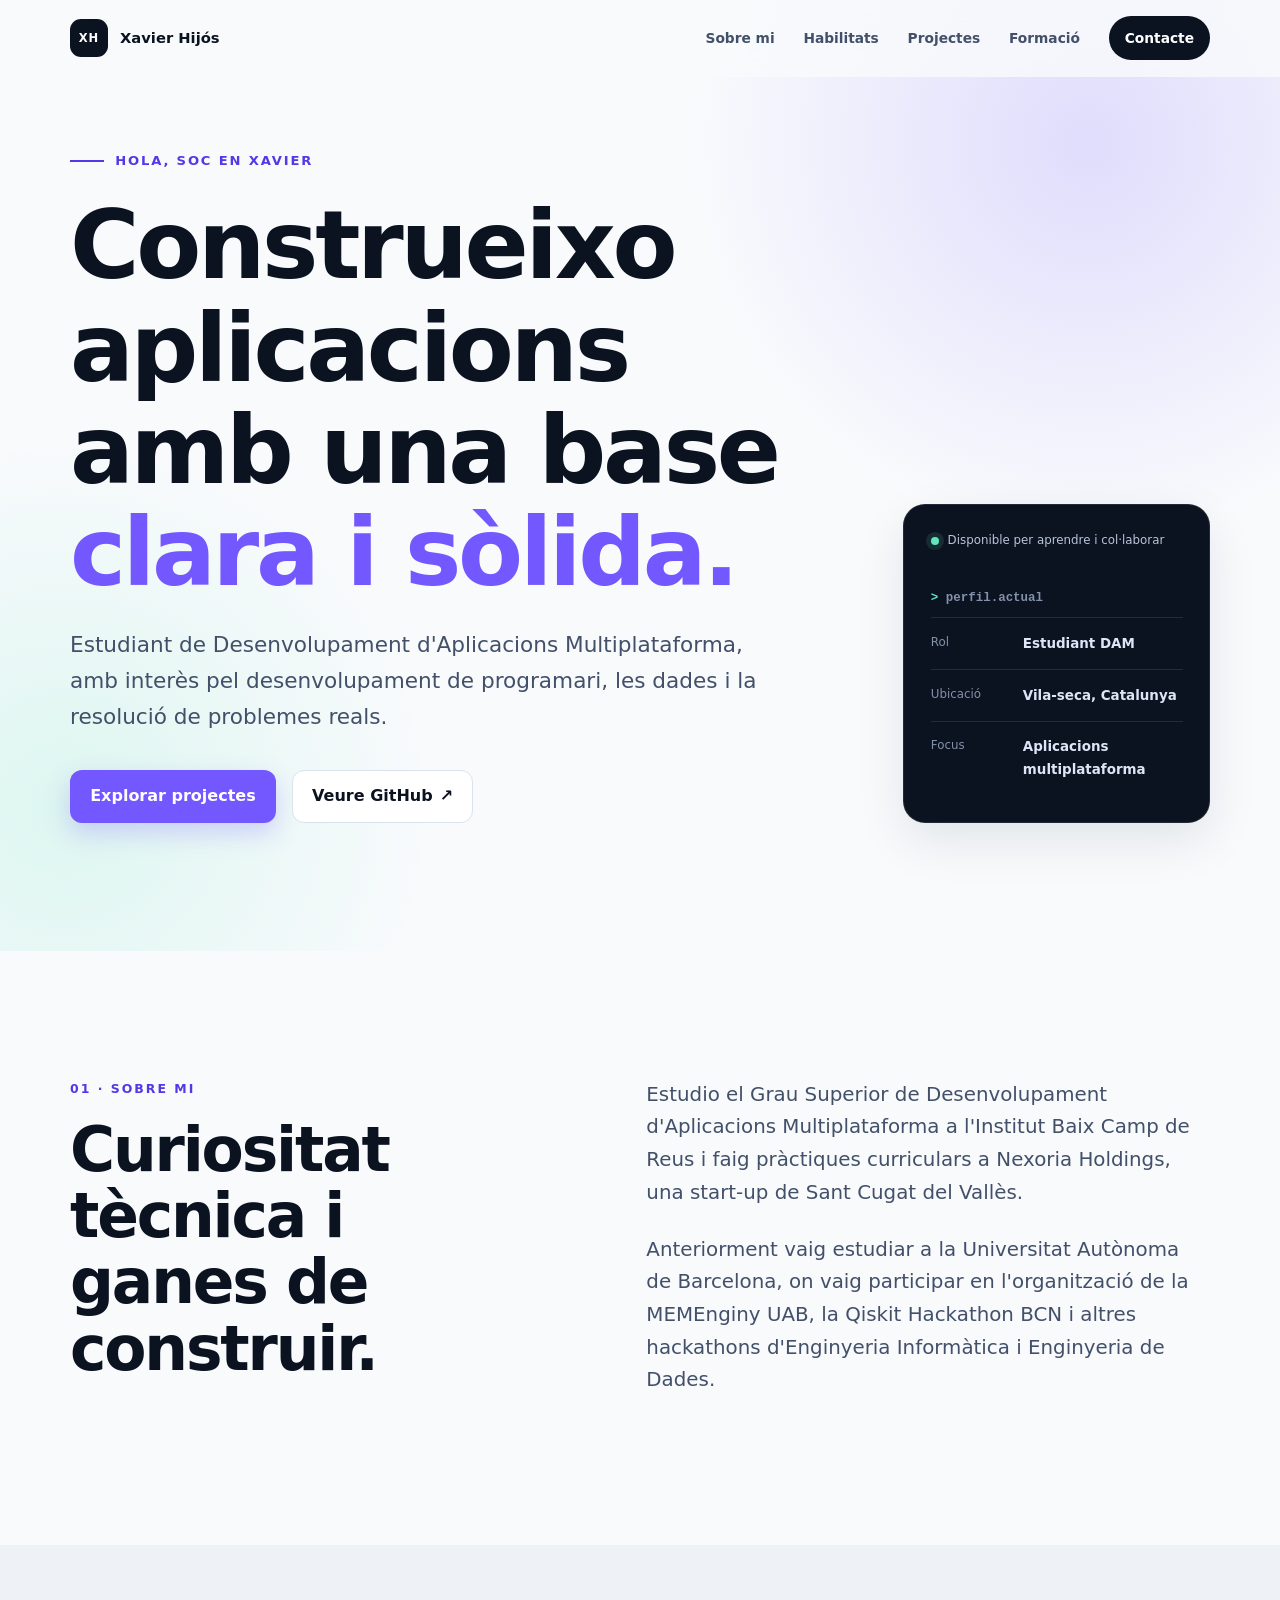
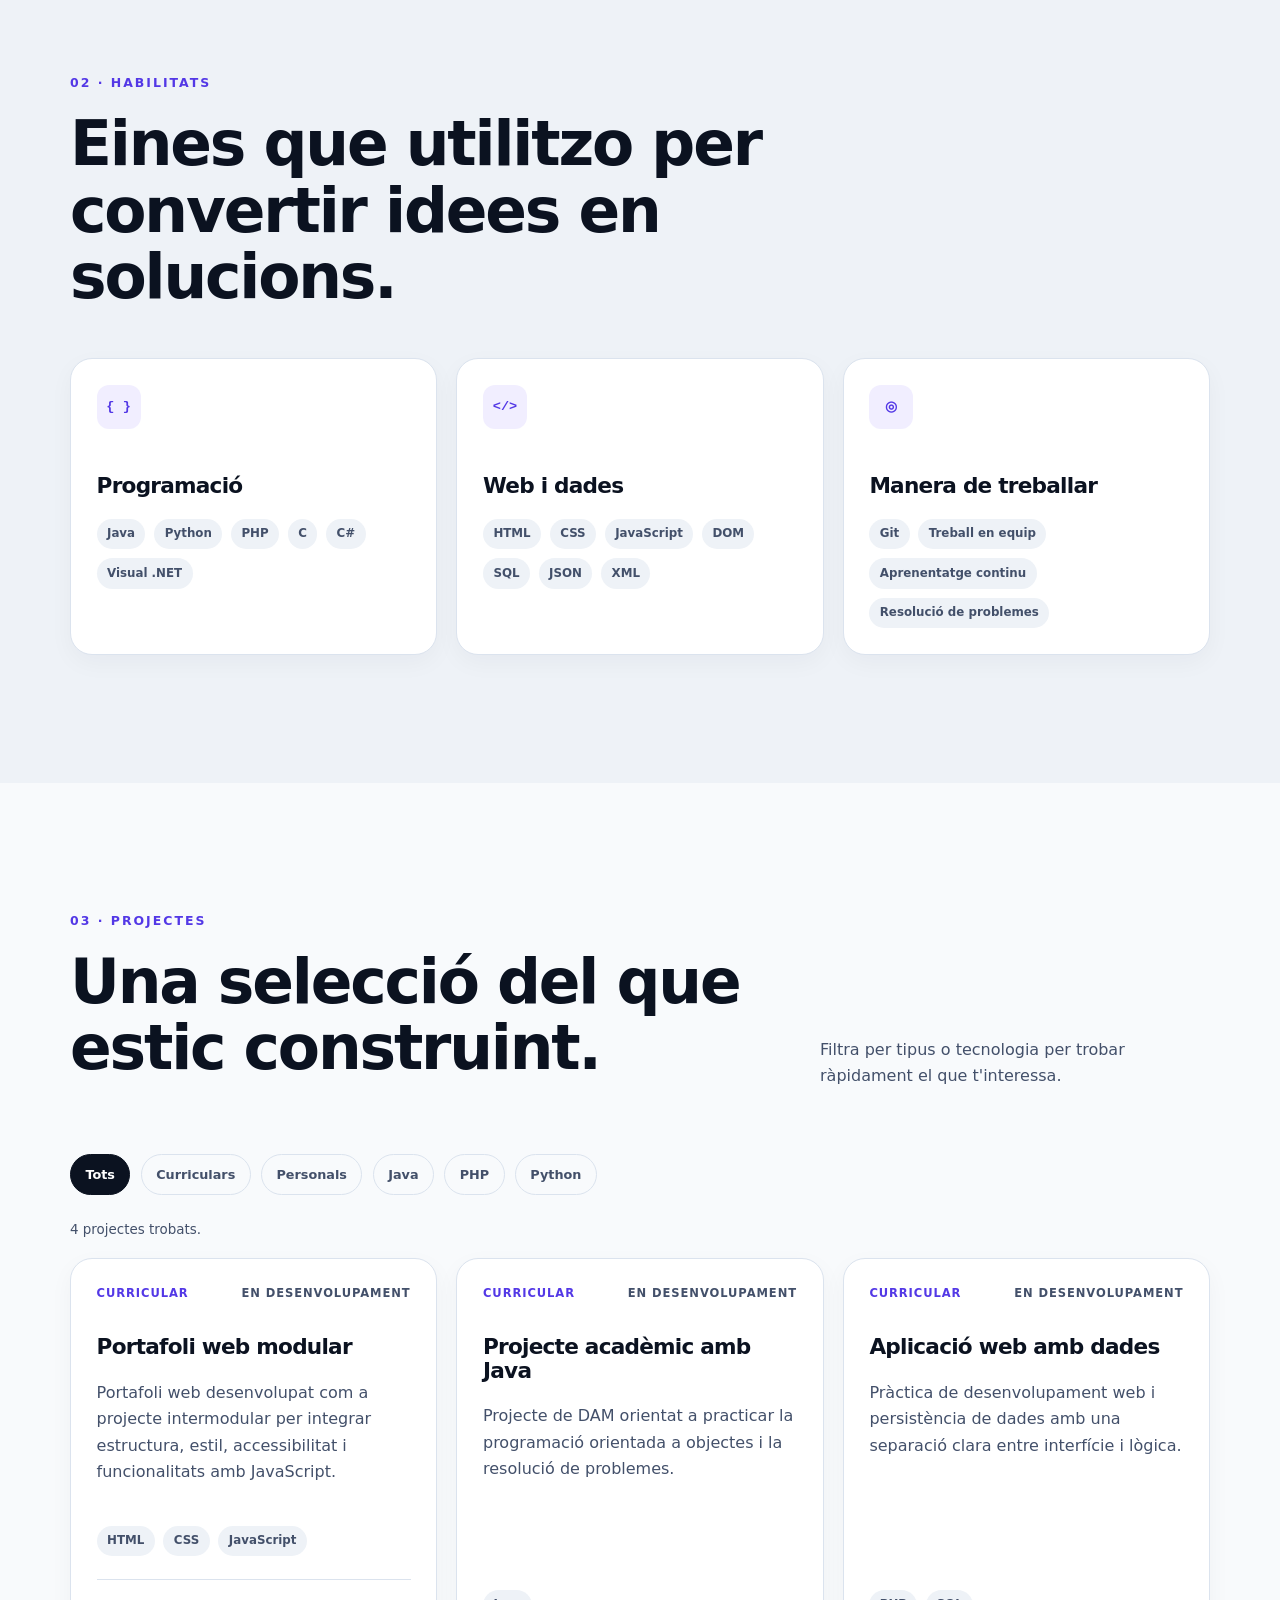
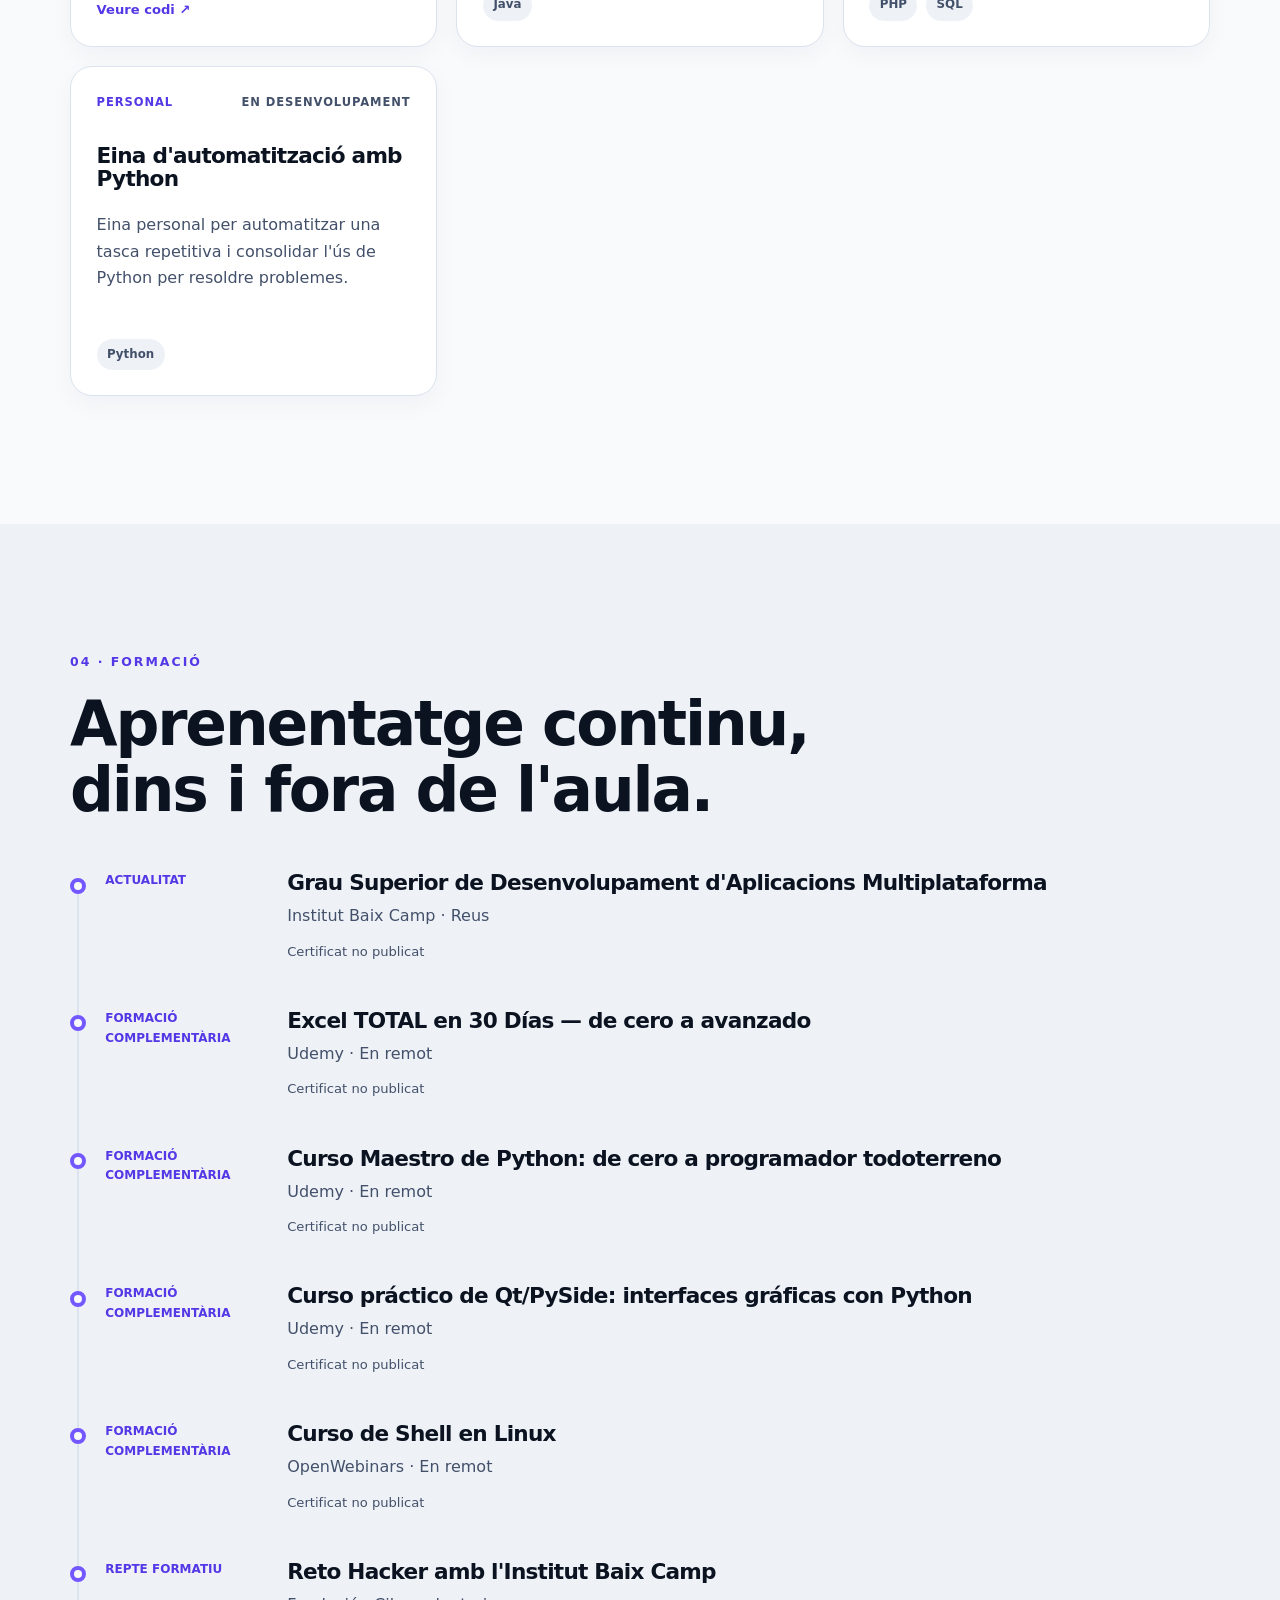
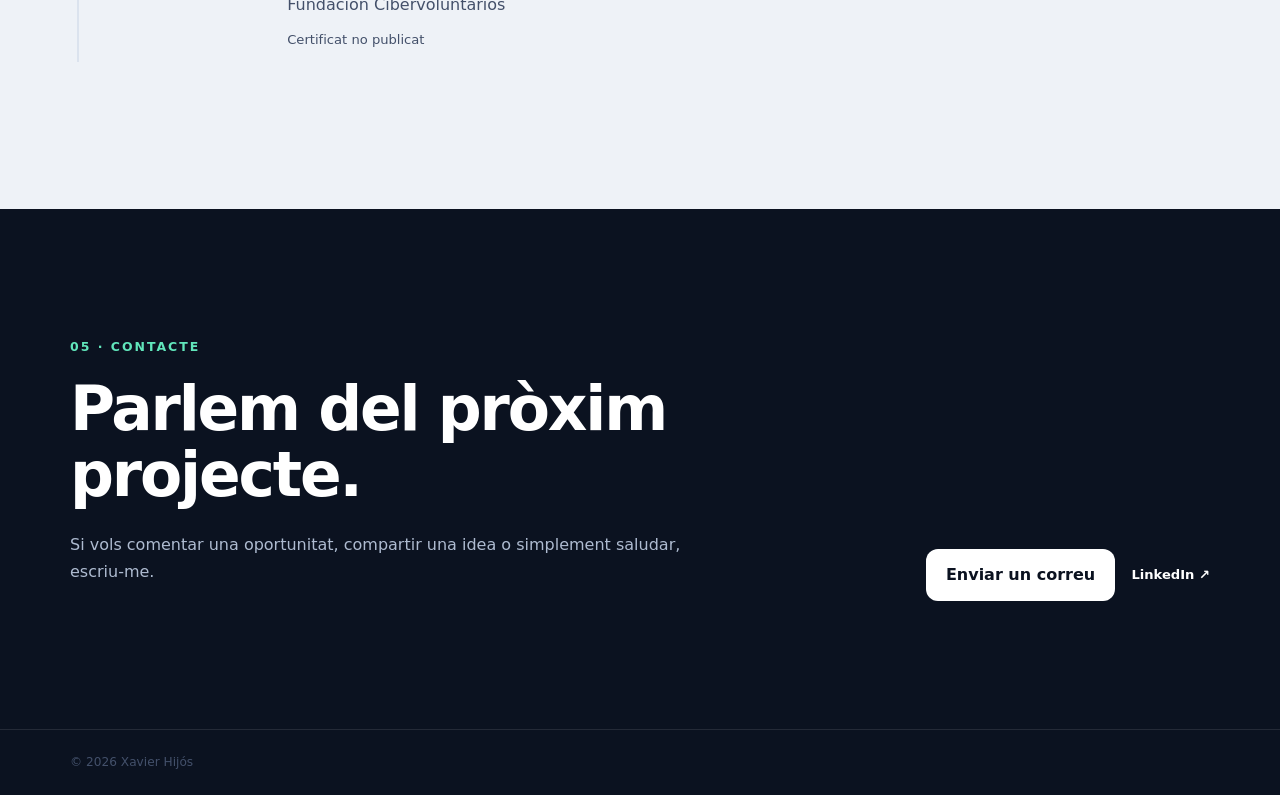
<file: index.html>
<!doctype html>
<html lang="ca">
<head>
  <meta charset="utf-8">
  <meta name="viewport" content="width=device-width, initial-scale=1">
  <meta name="description" content="Portafoli de Xavier Hijós, estudiant de Desenvolupament d'Aplicacions Multiplataforma.">
  <meta name="theme-color" content="#0b1220">
  <title>Xavier Hijós · Desenvolupador d'aplicacions</title>
  <link rel="stylesheet" href="assets/css/base.css">
  <link rel="stylesheet" href="assets/css/components.css">
  <link rel="stylesheet" href="assets/css/responsive.css">
  <script type="module" src="assets/js/main.js?v=51508fb"></script>
</head>
<body>
  <a class="skip-link" href="#contingut">Anar al contingut principal</a>

  <header class="site-header" data-header>
    <div class="container header-inner">
      <a class="brand" href="#inici" aria-label="Inici">
        <span class="brand-mark" aria-hidden="true">XH</span>
        <span>Xavier Hijós</span>
      </a>

      <button class="menu-toggle" type="button" aria-expanded="false" aria-controls="main-navigation" data-menu-toggle>
        <span class="sr-only" data-menu-label>Obrir el menú</span>
        <span aria-hidden="true"></span>
        <span aria-hidden="true"></span>
      </button>

      <nav id="main-navigation" class="main-navigation" aria-label="Navegació principal" data-navigation>
        <a href="#sobre-mi">Sobre mi</a>
        <a href="#habilitats">Habilitats</a>
        <a href="#projectes">Projectes</a>
        <a href="#formacio">Formació</a>
        <a class="nav-cta" href="#contacte">Contacte</a>
      </nav>
    </div>
  </header>

  <main id="contingut">
    <section id="inici" class="hero section">
      <div class="container hero-grid">
        <div class="hero-copy">
          <p class="eyebrow">Hola, soc en Xavier</p>
          <h1>Construeixo aplicacions amb una base <span>clara i sòlida.</span></h1>
          <p class="hero-intro">Estudiant de Desenvolupament d'Aplicacions Multiplataforma, amb interès pel desenvolupament de programari, les dades i la resolució de problemes reals.</p>
          <div class="hero-actions">
            <a class="button button-primary" href="#projectes">Explorar projectes</a>
            <a class="button button-secondary" href="https://github.com/XavierHR1" target="_blank" rel="noreferrer">Veure GitHub <span aria-hidden="true">↗</span></a>
          </div>
        </div>

        <aside class="hero-card" aria-label="Perfil professional">
          <div class="status"><span aria-hidden="true"></span> Disponible per aprendre i col·laborar</div>
          <p class="terminal-line"><span>&gt;</span> perfil.actual</p>
          <dl>
            <div><dt>Rol</dt><dd>Estudiant DAM</dd></div>
            <div><dt>Ubicació</dt><dd>Vila-seca, Catalunya</dd></div>
            <div><dt>Focus</dt><dd>Aplicacions multiplataforma</dd></div>
          </dl>
        </aside>
      </div>
    </section>

    <section id="sobre-mi" class="section">
      <div class="container split-layout">
        <div>
          <p class="section-number">01 · Sobre mi</p>
          <h2>Curiositat tècnica i ganes de construir.</h2>
        </div>
        <div class="prose">
          <p>Estudio el Grau Superior de Desenvolupament d'Aplicacions Multiplataforma a l'Institut Baix Camp de Reus i faig pràctiques curriculars a Nexoria Holdings, una start-up de Sant Cugat del Vallès.</p>
          <p>Anteriorment vaig estudiar a la Universitat Autònoma de Barcelona, on vaig participar en l'organització de la MEMEnginy UAB, la Qiskit Hackathon BCN i altres hackathons d'Enginyeria Informàtica i Enginyeria de Dades.</p>
        </div>
      </div>
    </section>

    <section id="habilitats" class="section section-muted">
      <div class="container">
        <div class="section-heading">
          <p class="section-number">02 · Habilitats</p>
          <h2>Eines que utilitzo per convertir idees en solucions.</h2>
        </div>
        <div class="skills-grid">
          <article class="skill-card">
            <span class="skill-icon" aria-hidden="true">{ }</span>
            <h3>Programació</h3>
            <ul class="tag-list" aria-label="Llenguatges de programació">
              <li>Java</li><li>Python</li><li>PHP</li><li>C</li><li>C#</li><li>Visual .NET</li>
            </ul>
          </article>
          <article class="skill-card">
            <span class="skill-icon" aria-hidden="true">&lt;/&gt;</span>
            <h3>Web i dades</h3>
            <ul class="tag-list" aria-label="Tecnologies web i dades">
              <li>HTML</li><li>CSS</li><li>JavaScript</li><li>DOM</li><li>SQL</li><li>JSON</li><li>XML</li>
            </ul>
          </article>
          <article class="skill-card">
            <span class="skill-icon" aria-hidden="true">◎</span>
            <h3>Manera de treballar</h3>
            <ul class="tag-list" aria-label="Competències transversals">
              <li>Git</li><li>Treball en equip</li><li>Aprenentatge continu</li><li>Resolució de problemes</li>
            </ul>
          </article>
        </div>
      </div>
    </section>

    <section id="projectes" class="section">
      <div class="container">
        <div class="section-heading heading-with-copy">
          <div>
            <p class="section-number">03 · Projectes</p>
            <h2>Una selecció del que estic construint.</h2>
          </div>
          <p>Filtra per tipus o tecnologia per trobar ràpidament el que t'interessa.</p>
        </div>
        <div class="filters" role="group" aria-label="Filtrar projectes" data-project-filters></div>
        <p class="filter-status" data-project-status aria-live="polite"></p>
        <div id="project-list" class="projects-grid" data-project-list aria-live="polite"></div>
        <noscript><p class="empty-state">Activa JavaScript per veure els projectes.</p></noscript>
      </div>
    </section>

    <section id="formacio" class="section section-muted">
      <div class="container">
        <div class="section-heading">
          <p class="section-number">04 · Formació</p>
          <h2>Aprenentatge continu, dins i fora de l'aula.</h2>
        </div>
        <div class="timeline" data-education-list></div>
      </div>
    </section>

    <section id="contacte" class="section contact-section">
      <div class="container contact-card">
        <div>
          <p class="section-number">05 · Contacte</p>
          <h2>Parlem del pròxim projecte.</h2>
          <p>Si vols comentar una oportunitat, compartir una idea o simplement saludar, escriu-me.</p>
        </div>
        <div class="contact-actions">
          <a class="button button-light" href="mailto:xhrullo09@gmail.com">Enviar un correu</a>
          <a class="text-link light-link" href="https://www.linkedin.com/in/xhijos/" target="_blank" rel="noreferrer">LinkedIn <span aria-hidden="true">↗</span></a>
        </div>
      </div>
    </section>
  </main>

  <footer class="site-footer">
    <div class="container footer-inner">
      <p>© <span data-current-year></span> Xavier Hijós</p>
    </div>
  </footer>
</body>
</html>
</file>
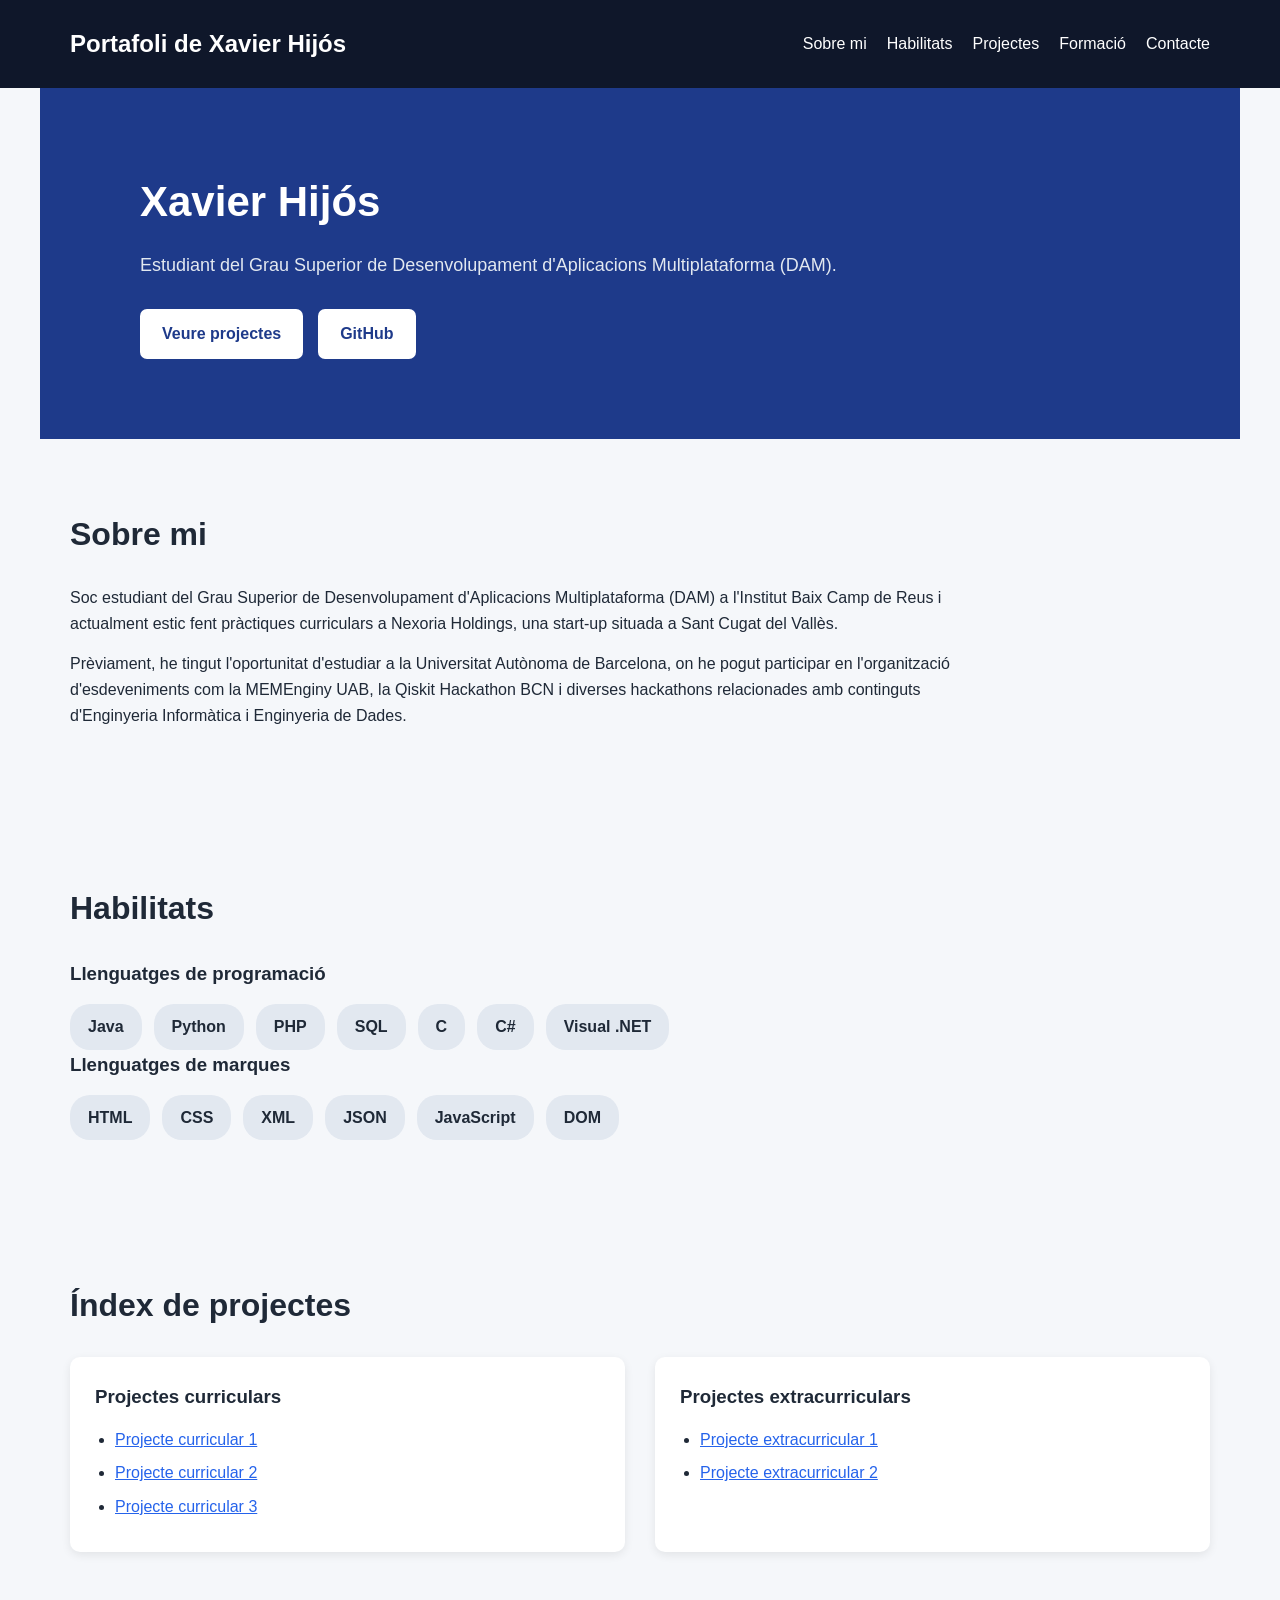
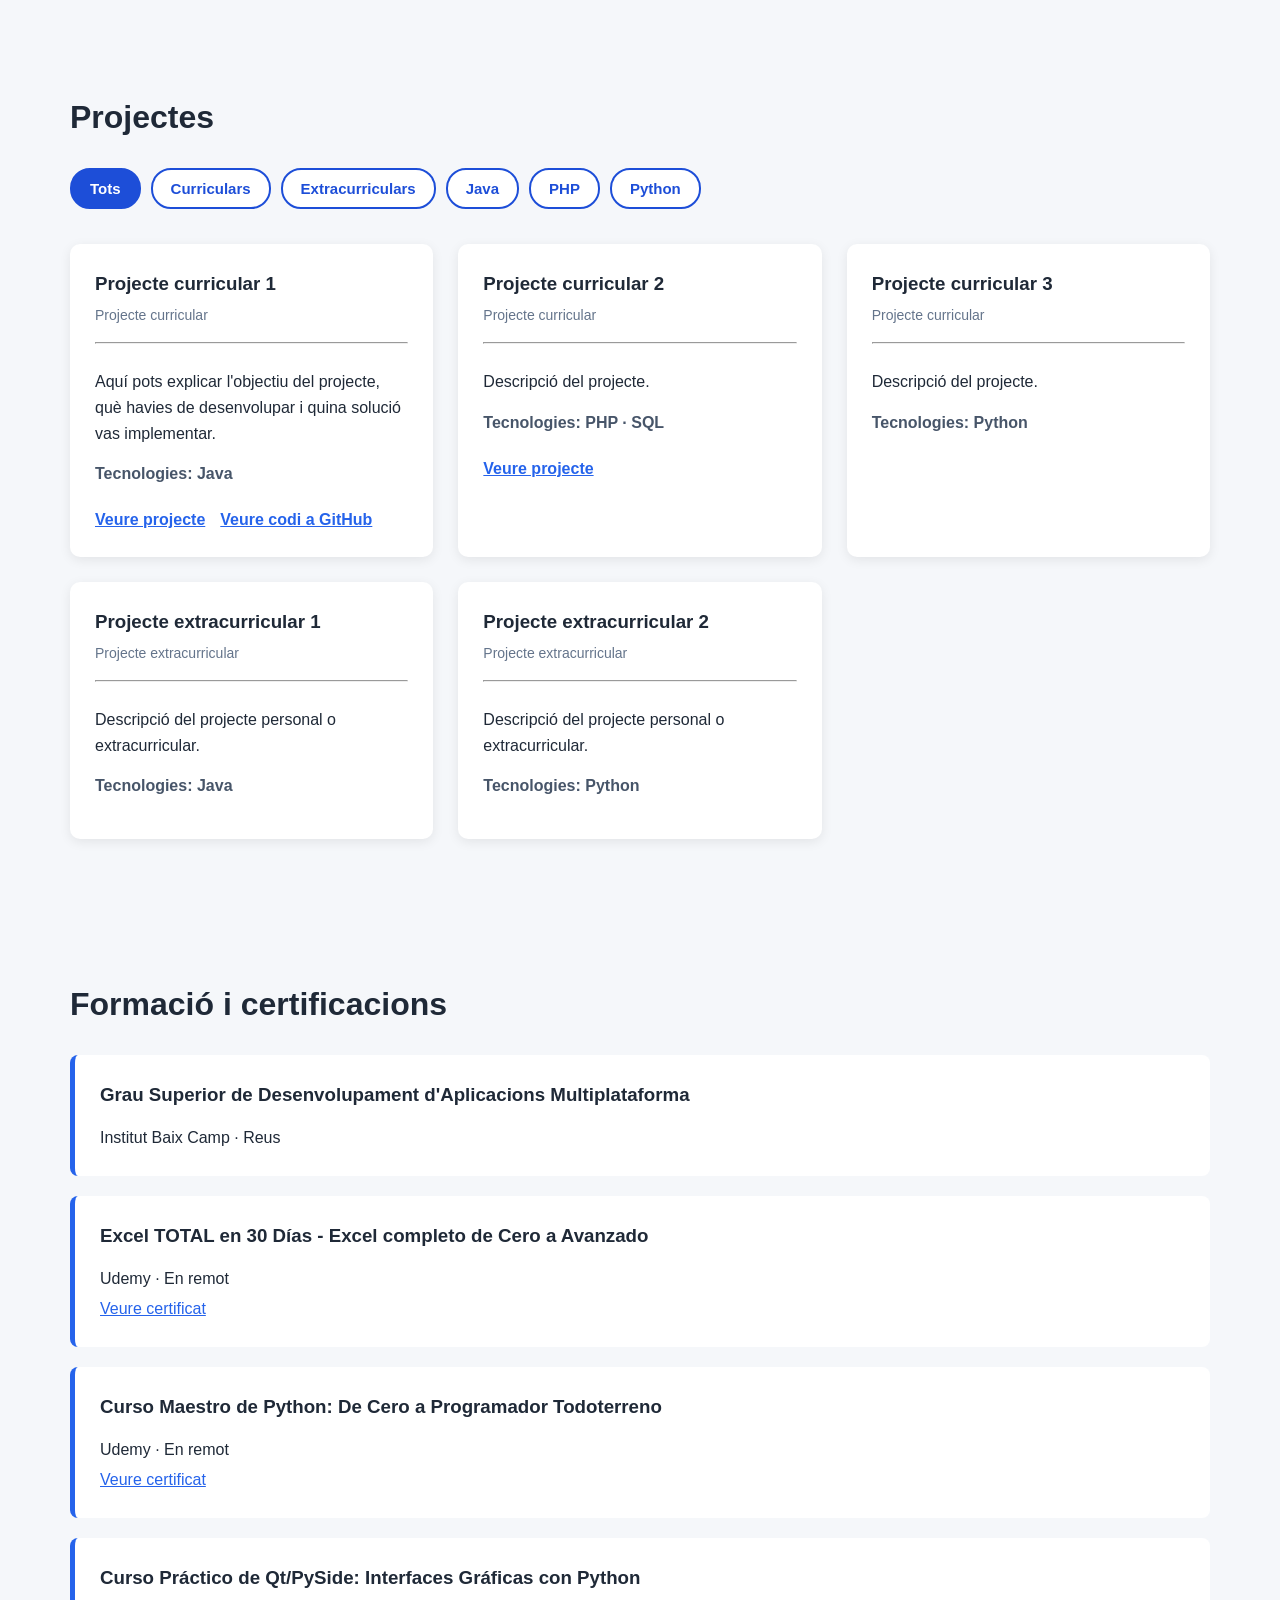
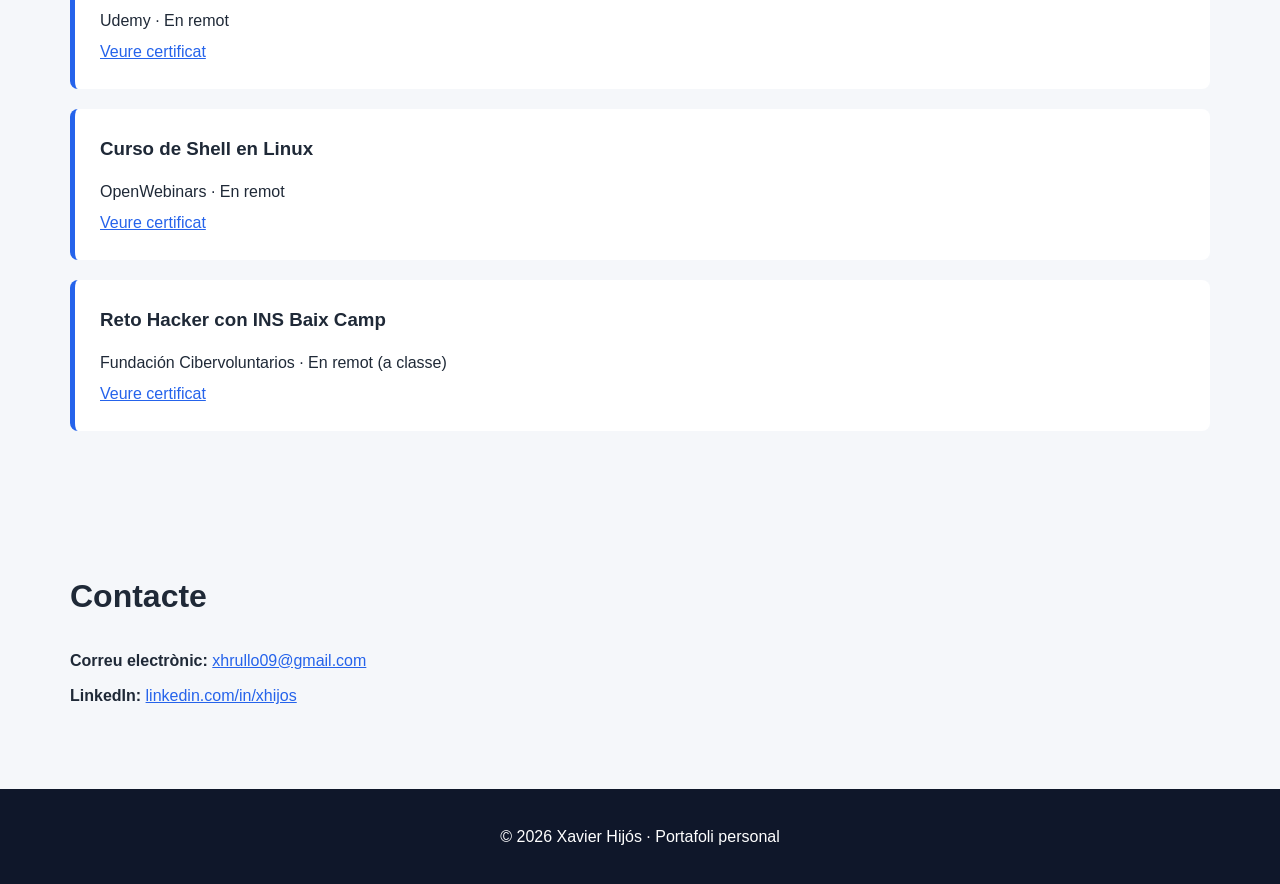
<file: archive/index-before-modular-rebuild.html>
<!DOCTYPE html>
<html lang="ca">
<head>
    <meta charset="UTF-8">
    <meta name="viewport" content="width=device-width, initial-scale=1.0">
    <meta name="description" content="Portafoli personal de Xavier Hijós, estudiant de Desenvolupament d'Aplicacions Multiplataforma.">
    <title>Portafoli de Xavier Hijós</title>

    <style>

        /* =========================
           CONFIGURACIÓ GENERAL
        ========================== */

        * {
            box-sizing: border-box;
            margin: 0;
            padding: 0;
        }

        html {
            scroll-behavior: smooth;
        }

        body {
            font-family: Arial, Helvetica, sans-serif;
            background-color: #f5f7fa;
            color: #1f2937;
            line-height: 1.6;
        }

        a {
            color: #2563eb;
        }

        a:focus,
        button:focus {
            outline: 3px solid #f59e0b;
            outline-offset: 3px;
        }


        /* =========================
           ACCESSIBILITAT
        ========================== */

        .skip-link {
            position: absolute;
            top: -100px;
            left: 20px;

            background-color: white;
            color: black;

            padding: 10px 15px;

            z-index: 1000;
        }

        .skip-link:focus {
            top: 20px;
        }


        /* =========================
           CAPÇALERA
        ========================== */

        header {
            background-color: #0f172a;
            color: white;
        }

        .capcalera {
            max-width: 1200px;

            margin: auto;

            padding: 25px 30px;

            display: flex;
            justify-content: space-between;
            align-items: center;

            gap: 30px;

            flex-wrap: wrap;
        }

        .capcalera h1 {
            font-size: 24px;
        }

        .menu ul {
            display: flex;
            gap: 20px;

            list-style: none;

            flex-wrap: wrap;
        }

        .menu a {
            color: white;
            text-decoration: none;
        }

        .menu a:hover {
            text-decoration: underline;
        }


        /* =========================
           PRESENTACIÓ
        ========================== */

        .presentacio {
            background-color: #1e3a8a;
            color: white;

            padding: 80px 30px;
        }

        .presentacio-contingut {
            max-width: 1000px;
            margin: auto;
        }

        .presentacio h2 {
            font-size: 42px;
            margin-bottom: 15px;
        }

        .presentacio p {
            max-width: 900px;

            font-size: 18px;

            margin-bottom: 15px;

            color: #e2e8f0;
        }

        .botons-presentacio {
            margin-top: 30px;

            display: flex;
            gap: 15px;

            flex-wrap: wrap;
        }

        .boto {
            display: inline-block;

            padding: 12px 22px;

            border-radius: 7px;

            text-decoration: none;
            font-weight: bold;

            background-color: white;
            color: #1e3a8a;
        }

        .boto:hover {
            background-color: #e2e8f0;
        }


        /* =========================
           SECCIONS
        ========================== */

        main section {
            max-width: 1200px;

            margin: auto;

            padding: 70px 30px;
        }

        section h2 {
            font-size: 32px;

            margin-bottom: 25px;
        }

        section h3 {
            margin-bottom: 15px;
        }


        /* =========================
           SOBRE MI
        ========================== */

        .sobre-mi p {
            max-width: 900px;
            margin-bottom: 15px;
        }


        /* =========================
           HABILITATS
        ========================== */

        .llista-habilitats {
            display: flex;
            flex-wrap: wrap;

            gap: 12px;

            list-style: none;
        }

        .llista-habilitats li {
            background-color: #e2e8f0;

            padding: 10px 18px;

            border-radius: 20px;

            font-weight: bold;
        }


        /* =========================
           CONTACTE
        ========================== */

        .contacte ul {
            list-style: none;
        }

        .contacte li {
            margin-bottom: 10px;
        }


        /* =========================
           ÍNDEX DE PROJECTES
        ========================== */

        .index-projectes {
            display: grid;

            grid-template-columns:
                repeat(auto-fit, minmax(280px, 1fr));

            gap: 30px;
        }

        .index-projectes article {
            background-color: white;

            padding: 25px;

            border-radius: 10px;

            box-shadow:
                0 3px 10px rgba(0, 0, 0, 0.08);
        }

        .index-projectes ul {
            margin-left: 20px;
        }

        .index-projectes li {
            margin-bottom: 8px;
        }


        /* =========================
           FILTRES
        ========================== */

        .filtres {
            display: flex;

            gap: 10px;

            flex-wrap: wrap;

            margin-bottom: 35px;
        }

        .filtre {
            border: 2px solid #1d4ed8;

            background-color: white;
            color: #1d4ed8;

            padding: 10px 18px;

            border-radius: 20px;

            cursor: pointer;

            font-size: 15px;
            font-weight: bold;
        }

        .filtre:hover,
        .filtre.actiu {
            background-color: #1d4ed8;
            color: white;
        }


        /* =========================
           PROJECTES
        ========================== */

        .llista-projectes {
            display: grid;

            grid-template-columns:
                repeat(auto-fit, minmax(300px, 1fr));

            gap: 25px;
        }

        .projecte {
            background-color: white;

            padding: 25px;

            border-radius: 10px;

            box-shadow:
                0 3px 12px rgba(0, 0, 0, 0.08);
        }

        .projecte h3 {
            margin-bottom: 5px;
        }

        .tipus-projecte {
            color: #64748b;

            font-size: 14px;

            margin-bottom: 15px;
        }

        .projecte p {
            margin-bottom: 15px;
        }

        .tecnologies {
            font-weight: bold;
            color: #475569;
        }

        .enllacos-projecte {
            margin-top: 20px;

            display: flex;

            gap: 15px;

            flex-wrap: wrap;
        }

        .enllacos-projecte a {
            font-weight: bold;
        }


        /* =========================
           FORMACIÓ
        ========================== */

        .llista-formacio {
            display: grid;
            gap: 20px;
        }

        .formacio {
            background-color: white;

            padding: 25px;

            border-left: 5px solid #2563eb;

            border-radius: 8px;
        }

        .formacio p {
            margin-top: 5px;
        }


        /* =========================
           FOOTER
        ========================== */

        footer {
            background-color: #0f172a;
            color: white;

            text-align: center;

            padding: 35px 20px;
        }


        /* =========================
           RESPONSIVE
        ========================== */

        @media (max-width: 650px) {

            .capcalera {
                flex-direction: column;
                align-items: flex-start;
            }

            .menu ul {
                flex-direction: column;
                gap: 8px;
            }

            .presentacio h2 {
                font-size: 32px;
            }

        }

    </style>
</head>


<body>


    <!-- Enllaç d'accessibilitat -->

    <a href="#contingut" class="skip-link">
        Anar al contingut principal
    </a>



    <!-- =========================
         CAPÇALERA
    ========================== -->

    <header>

        <div class="capcalera">

            <h1>Portafoli de Xavier Hijós</h1>

            <nav
                class="menu"
                aria-label="Navegació principal"
            >

                <ul>

                    <li>
                        <a href="#sobre-mi">
                            Sobre mi
                        </a>
                    </li>

                    <li>
                        <a href="#habilitats">
                            Habilitats
                        </a>
                    </li>

                    <li>
                        <a href="#projectes">
                            Projectes
                        </a>
                    </li>

                    <li>
                        <a href="#formacio">
                            Formació
                        </a>
                    </li>

                    <li>
                        <a href="#contacte">
                            Contacte
                        </a>
                    </li>

                </ul>

            </nav>

        </div>

    </header>



    <main id="contingut">


        <!-- =========================
             PRESENTACIÓ
        ========================== -->

        <section class="presentacio">

            <div class="presentacio-contingut">

                <h2>
                    Xavier Hijós
                </h2>

                <p>
                    Estudiant del Grau Superior de
                    Desenvolupament d'Aplicacions
                    Multiplataforma (DAM).
                </p>

                <div class="botons-presentacio">

                    <a
                        href="#projectes"
                        class="boto"
                    >
                        Veure projectes
                    </a>

                    <a
                        href="https://github.com/XavierHR1/XavierHR1.github.io"
                        target="_blank"
                        rel="noopener noreferrer"
                        class="boto"
                    >
                        GitHub
                    </a>

                </div>

            </div>

        </section>



        <!-- =========================
             SOBRE MI
        ========================== -->

        <section
            id="sobre-mi"
            class="sobre-mi"
        >

            <h2>Sobre mi</h2>

            <p>
                Soc estudiant del Grau Superior de
                Desenvolupament d'Aplicacions Multiplataforma
                (DAM) a l'Institut Baix Camp de Reus i
                actualment estic fent pràctiques curriculars
                a Nexoria Holdings, una start-up situada a
                Sant Cugat del Vallès.
            </p>

            <p>
                Prèviament, he tingut l'oportunitat d'estudiar
                a la Universitat Autònoma de Barcelona, on
                he pogut participar en l'organització
                d'esdeveniments com la MEMEnginy UAB,
                la Qiskit Hackathon BCN i diverses hackathons
                relacionades amb continguts d'Enginyeria
                Informàtica i Enginyeria de Dades.
            </p>

        </section>



        <!-- =========================
             HABILITATS
        ========================== -->

        <section id="habilitats">

            <h2>Habilitats</h2>

            <h3>Llenguatges de programació</h3>

            <ul class="llista-habilitats">

                <li>Java</li>

                <li>Python</li>

                <li>PHP</li>

                <li>SQL</li>

                <li>C</li>

                <li>C#</li>

                <li>Visual .NET</li>

            </ul>

            <h3>Llenguatges de marques</h3>
            <ul class="llista-habilitats">

                <li>HTML</li>

                <li>CSS</li>

                <li>XML</li>

                <li>JSON</li>

                <li>JavaScript</li>

                <li>DOM</li>

            </ul>

        </section>



        <!-- =========================
             ÍNDEX DE PROJECTES
        ========================== -->

        <section id="index">

            <h2>Índex de projectes</h2>

            <div class="index-projectes">


                <!-- PROJECTES CURRICULARS -->

                <article>

                    <h3>
                        Projectes curriculars
                    </h3>

                    <ul>

                        <li>
                            <a href="#projecte-curricular-1">
                                Projecte curricular 1
                            </a>
                        </li>

                        <li>
                            <a href="#projecte-curricular-2">
                                Projecte curricular 2
                            </a>
                        </li>

                        <li>
                            <a href="#projecte-curricular-3">
                                Projecte curricular 3
                            </a>
                        </li>

                    </ul>

                </article>


                <!-- PROJECTES EXTRACURRICULARS -->

                <article>

                    <h3>
                        Projectes extracurriculars
                    </h3>

                    <ul>

                        <li>
                            <a href="#projecte-extra-1">
                                Projecte extracurricular 1
                            </a>
                        </li>

                        <li>
                            <a href="#projecte-extra-2">
                                Projecte extracurricular 2
                            </a>
                        </li>

                    </ul>

                </article>

            </div>

        </section>



        <!-- =========================
             PROJECTES
        ========================== -->

        <section id="projectes">

            <h2>Projectes</h2>


            <!-- FILTRES -->

            <div
                class="filtres"
                aria-label="Filtres de projectes"
            >

                <button
                    class="filtre actiu"
                    data-filtre="tots"
                    aria-pressed="true"
                >
                    Tots
                </button>

                <button
                    class="filtre"
                    data-filtre="curricular"
                    aria-pressed="false"
                >
                    Curriculars
                </button>

                <button
                    class="filtre"
                    data-filtre="extracurricular"
                    aria-pressed="false"
                >
                    Extracurriculars
                </button>

                <button
                    class="filtre"
                    data-filtre="java"
                    aria-pressed="false"
                >
                    Java
                </button>

                <button
                    class="filtre"
                    data-filtre="php"
                    aria-pressed="false"
                >
                    PHP
                </button>

                <button
                    class="filtre"
                    data-filtre="python"
                    aria-pressed="false"
                >
                    Python
                </button>

            </div>


            <div class="llista-projectes">


                <!-- PROJECTE CURRICULAR 1 -->

                <article
                    id="projecte-curricular-1"
                    class="projecte"
                    data-categories="curricular java"
                >

                    <h3>
                        Projecte curricular 1
                    </h3>

                    <p class="tipus-projecte">
                        Projecte curricular
                    </p>

                    <hr>

                    <br>

                    <p>
                        Aquí pots explicar l'objectiu del
                        projecte, què havies de desenvolupar
                        i quina solució vas implementar.
                    </p>

                    <p class="tecnologies">
                        Tecnologies: Java
                    </p>

                    <div class="enllacos-projecte">

                        <a
                            href="#"
                            target="_blank"
                        >
                            Veure projecte
                        </a>

                        <a
                            href="#"
                            target="_blank"
                        >
                            Veure codi a GitHub
                        </a>

                    </div>

                </article>



                <!-- PROJECTE CURRICULAR 2 -->

                <article
                    id="projecte-curricular-2"
                    class="projecte"
                    data-categories="curricular php"
                >

                    <h3>
                        Projecte curricular 2
                    </h3>

                    <p class="tipus-projecte">
                        Projecte curricular
                    </p>

                    <hr>

                    <br>

                    <p>
                        Descripció del projecte.
                    </p>

                    <p class="tecnologies">
                        Tecnologies: PHP · SQL
                    </p>

                    <div class="enllacos-projecte">

                        <a href="#">
                            Veure projecte
                        </a>

                    </div>

                </article>



                <!-- PROJECTE CURRICULAR 3 -->

                <article
                    id="projecte-curricular-3"
                    class="projecte"
                    data-categories="curricular python"
                >

                    <h3>
                        Projecte curricular 3
                    </h3>

                    <p class="tipus-projecte">
                        Projecte curricular
                    </p>

                    <hr>

                    <br>

                    <p>
                        Descripció del projecte.
                    </p>

                    <p class="tecnologies">
                        Tecnologies: Python
                    </p>

                </article>



                <!-- PROJECTE EXTRACURRICULAR 1 -->

                <article
                    id="projecte-extra-1"
                    class="projecte"
                    data-categories="extracurricular java"
                >

                    <h3>
                        Projecte extracurricular 1
                    </h3>

                    <p class="tipus-projecte">
                        Projecte extracurricular
                    </p>

                    <hr>

                    <br>

                    <p>
                        Descripció del projecte personal
                        o extracurricular.
                    </p>

                    <p class="tecnologies">
                        Tecnologies: Java
                    </p>

                </article>



                <!-- PROJECTE EXTRACURRICULAR 2 -->

                <article
                    id="projecte-extra-2"
                    class="projecte"
                    data-categories="extracurricular python"
                >

                    <h3>
                        Projecte extracurricular 2
                    </h3>

                    <p class="tipus-projecte">
                        Projecte extracurricular
                    </p>

                    <hr>

                    <br>

                    <p>
                        Descripció del projecte personal
                        o extracurricular.
                    </p>

                    <p class="tecnologies">
                        Tecnologies: Python
                    </p>

                </article>

            </div>

        </section>



        <!-- =========================
             FORMACIÓ I CERTIFICATS
        ========================== -->

        <section id="formacio">

            <h2>
                Formació i certificacions
            </h2>

            <div class="llista-formacio">


                <article class="formacio">

                    <h3>
                        Grau Superior de Desenvolupament
                        d'Aplicacions Multiplataforma
                    </h3>

                    <p>
                        Institut Baix Camp · Reus
                    </p>

                </article>


                <!-- Exemple de certificat -->

                <article class="formacio">

                    <h3>
                        Excel TOTAL en 30 Días - Excel completo de Cero a Avanzado
                    </h3>

                    <p>
                        Udemy · En remot
                    </p>

                    <p>
                        <a
                            href="certificats/certificat.pdf"
                            target="_blank"
                        >
                            Veure certificat
                        </a>
                    </p>

                </article>

                <article class="formacio">

                    <h3>
                        Curso Maestro de Python: De Cero a Programador Todoterreno
                    </h3>

                    <p>
                        Udemy · En remot
                    </p>

                    <p>
                        <a
                            href="certificats/certificat.pdf"
                            target="_blank"
                        >
                            Veure certificat
                        </a>
                    </p>

                </article>

                <article class="formacio">

                    <h3>
                        Curso Práctico de Qt/PySide: Interfaces Gráficas con Python
                    </h3>

                    <p>
                        Udemy · En remot
                    </p>

                    <p>
                        <a
                            href="certificats/certificat.pdf"
                            target="_blank"
                        >
                            Veure certificat
                        </a>
                    </p>

                </article>

                <article class="formacio">

                    <h3>
                        Curso de Shell en Linux
                    </h3>

                    <p>
                        OpenWebinars · En remot
                    </p>

                    <p>
                        <a
                            href="certificats/certificat.pdf"
                            target="_blank"
                        >
                            Veure certificat
                        </a>
                    </p>

                </article>

                <article class="formacio">

                    <h3>
                        Reto Hacker con INS Baix Camp
                    </h3>

                    <p>
                        Fundación Cibervoluntarios · En remot (a classe)
                    </p>

                    <p>
                        <a
                            href="certificats/certificat.pdf"
                            target="_blank"
                        >
                            Veure certificat
                        </a>
                    </p>

                </article>


            </div>

        </section>



        <!-- =========================
             CONTACTE
        ========================== -->

        <section
            id="contacte"
            class="contacte"
        >

            <h2>Contacte</h2>

            <ul>

                <li>
                    <strong>
                        Correu electrònic:
                    </strong>

                    <a href="mailto:xhrullo09@gmail.com">
                        xhrullo09@gmail.com
                    </a>
                </li>

                <li>

                    <strong>
                        LinkedIn:
                    </strong>

                    <a
                        href="https://www.linkedin.com/in/xhijos/"
                        target="_blank"
                        rel="noopener noreferrer"
                    >
                        linkedin.com/in/xhijos
                    </a>

                </li>

            </ul>

        </section>


    </main>



    <!-- =========================
         PEU DE PÀGINA
    ========================== -->

    <footer>

        <p>
            © 2026 Xavier Hijós · Portafoli personal
        </p>

    </footer>



    <!-- =========================
         JAVASCRIPT DELS FILTRES
    ========================== -->

    <script>

        // Seleccionem tots els botons dels filtres.

        const botons =
            document.querySelectorAll(".filtre");


        // Seleccionem tots els projectes.

        const projectes =
            document.querySelectorAll(".projecte");


        botons.forEach(function(boto) {

            boto.addEventListener(
                "click",
                function() {

                    // Obtenim el filtre seleccionat.

                    const filtre =
                        boto.dataset.filtre;


                    // Eliminem l'estat actiu
                    // de tots els botons.

                    botons.forEach(
                        function(element) {

                            element.classList.remove(
                                "actiu"
                            );

                            element.setAttribute(
                                "aria-pressed",
                                "false"
                            );

                        }
                    );


                    // Activem el botó seleccionat.

                    boto.classList.add("actiu");

                    boto.setAttribute(
                        "aria-pressed",
                        "true"
                    );


                    // Recorrem tots els projectes.

                    projectes.forEach(
                        function(projecte) {

                            const categories =
                                projecte.dataset.categories
                                    .split(" ");


                            // Mostrem tots els projectes
                            // si el filtre és "tots".

                            if (
                                filtre === "tots" ||
                                categories.includes(filtre)
                            ) {

                                projecte.hidden = false;

                            }

                            else {

                                projecte.hidden = true;

                            }

                        }
                    );

                }
            );

        });

    </script>


</body>

</html>
</file>
<file: assets/css/base.css>
:root {
  --ink: #0b1220;
  --ink-soft: #43506a;
  --paper: #f8fafc;
  --surface: #ffffff;
  --muted: #eef2f7;
  --line: #dbe3ee;
  --accent: #7357ff;
  --accent-dark: #5338e6;
  --mint: #61e6bb;
  --focus: #0f766e;
  --max-width: 1140px;
  --radius-sm: 12px;
  --radius-md: 22px;
  --shadow: 0 18px 50px rgb(15 23 42 / 9%);
  --font-sans: Inter, ui-sans-serif, system-ui, -apple-system, BlinkMacSystemFont, "Segoe UI", sans-serif;
}

*, *::before, *::after { box-sizing: border-box; }

html { scroll-behavior: smooth; }

body {
  margin: 0;
  color: var(--ink);
  background: var(--paper);
  font-family: var(--font-sans);
  line-height: 1.65;
  -webkit-font-smoothing: antialiased;
}

body.menu-open { overflow: hidden; }

a { color: inherit; }
button, a { -webkit-tap-highlight-color: transparent; }
button { font: inherit; }

h1, h2, h3, p { margin-top: 0; }
h1, h2, h3 { line-height: 1.08; letter-spacing: -0.035em; }
h1 { margin-bottom: 1.5rem; font-size: clamp(3rem, 7.4vw, 6.5rem); }
h2 { margin-bottom: 1.5rem; max-width: 760px; font-size: clamp(2.25rem, 4.8vw, 4.25rem); }
h3 { font-size: 1.35rem; }

:focus-visible { outline: 3px solid var(--focus); outline-offset: 4px; }

.container { width: min(calc(100% - 2.5rem), var(--max-width)); margin-inline: auto; }
.section { padding: clamp(5rem, 10vw, 9rem) 0; scroll-margin-top: 5rem; }
.section-muted { background: var(--muted); }
.section-heading { margin-bottom: 3rem; }
.section-number { margin-bottom: 1.1rem; color: var(--accent-dark); font-size: .78rem; font-weight: 800; letter-spacing: .16em; text-transform: uppercase; }
.sr-only { position: absolute; width: 1px; height: 1px; padding: 0; margin: -1px; overflow: hidden; clip: rect(0, 0, 0, 0); white-space: nowrap; border: 0; }
.skip-link { position: fixed; z-index: 100; top: 1rem; left: 1rem; padding: .75rem 1rem; color: white; background: var(--ink); border-radius: 8px; transform: translateY(-200%); }
.skip-link:focus { transform: translateY(0); }
</file>
<file: assets/css/components.css>
.site-header { position: fixed; z-index: 20; top: 0; width: 100%; background: rgb(248 250 252 / 82%); border-bottom: 1px solid transparent; backdrop-filter: blur(14px); transition: border-color .2s, box-shadow .2s; }
.site-header.is-scrolled { border-color: var(--line); box-shadow: 0 6px 24px rgb(15 23 42 / 5%); }
.header-inner { min-height: 76px; display: flex; align-items: center; justify-content: space-between; gap: 2rem; }
.brand { display: inline-flex; align-items: center; gap: .75rem; font-size: .92rem; font-weight: 800; text-decoration: none; }
.brand-mark { display: grid; width: 38px; aspect-ratio: 1; color: white; background: var(--ink); border-radius: 11px; place-items: center; font-size: .72rem; letter-spacing: .08em; }
.main-navigation { display: flex; align-items: center; gap: 1.8rem; }
.main-navigation a { color: var(--ink-soft); font-size: .86rem; font-weight: 700; text-decoration: none; }
.main-navigation a:hover { color: var(--accent-dark); }
.main-navigation .nav-cta { padding: .65rem 1rem; color: white; background: var(--ink); border-radius: 99px; }
.menu-toggle { display: none; width: 44px; height: 44px; padding: 0; background: transparent; border: 0; }
.menu-toggle > span:not(.sr-only) { display: block; width: 22px; height: 2px; margin: 5px auto; background: var(--ink); transition: transform .2s; }

.hero { min-height: 100svh; display: grid; align-items: center; padding-top: 9rem; background: radial-gradient(circle at 85% 15%, rgb(115 87 255 / 18%), transparent 29%), radial-gradient(circle at 5% 85%, rgb(97 230 187 / 18%), transparent 25%); }
.hero-grid { display: grid; grid-template-columns: minmax(0, 1.55fr) minmax(300px, .65fr); align-items: end; gap: clamp(3rem, 8vw, 7rem); }
.eyebrow { display: inline-flex; align-items: center; gap: .7rem; margin-bottom: 1.4rem; color: var(--accent-dark); font-size: .82rem; font-weight: 800; letter-spacing: .14em; text-transform: uppercase; }
.eyebrow::before { width: 34px; height: 2px; background: currentColor; content: ""; }
.hero h1 span { color: var(--accent); }
.hero-intro { max-width: 710px; margin-bottom: 2.25rem; color: var(--ink-soft); font-size: clamp(1.08rem, 1.8vw, 1.35rem); }
.hero-actions, .contact-actions { display: flex; align-items: center; flex-wrap: wrap; gap: 1rem; }
.button { display: inline-flex; min-height: 50px; align-items: center; justify-content: center; gap: .45rem; padding: .75rem 1.2rem; border: 1px solid transparent; border-radius: 12px; font-weight: 800; text-decoration: none; transition: transform .2s, box-shadow .2s, background .2s; }
.button:hover { transform: translateY(-2px); }
.button-primary { color: white; background: var(--accent); box-shadow: 0 10px 24px rgb(115 87 255 / 25%); }
.button-primary:hover { background: var(--accent-dark); }
.button-secondary { background: var(--surface); border-color: var(--line); }
.button-light { color: var(--ink); background: white; }
.hero-card { padding: 1.65rem; color: #dce6f6; background: var(--ink); border: 1px solid rgb(255 255 255 / 10%); border-radius: var(--radius-md); box-shadow: var(--shadow); }
.status { display: flex; align-items: center; gap: .55rem; margin-bottom: 2.5rem; color: #b9c5d8; font-size: .74rem; }
.status span { width: 8px; height: 8px; background: var(--mint); border-radius: 50%; box-shadow: 0 0 0 5px rgb(97 230 187 / 12%); }
.terminal-line { color: #8391aa; font: 600 .78rem ui-monospace, SFMono-Regular, Menlo, monospace; }
.terminal-line span { color: var(--mint); }
.hero-card dl { margin: 0; }
.hero-card dl div { display: grid; grid-template-columns: 76px 1fr; gap: 1rem; padding: .9rem 0; border-top: 1px solid rgb(255 255 255 / 10%); }
.hero-card dt { color: #8391aa; font-size: .74rem; }
.hero-card dd { margin: 0; font-size: .84rem; font-weight: 700; }

.split-layout { display: grid; grid-template-columns: .9fr 1.1fr; gap: clamp(3rem, 9vw, 8rem); }
.prose { color: var(--ink-soft); font-size: clamp(1.05rem, 1.6vw, 1.24rem); }
.prose p + p { margin-top: 1.5rem; }
.skills-grid, .projects-grid { display: grid; grid-template-columns: repeat(3, 1fr); gap: 1.2rem; }
.skill-card, .project-card { padding: 1.6rem; background: var(--surface); border: 1px solid var(--line); border-radius: var(--radius-md); box-shadow: 0 8px 25px rgb(15 23 42 / 4%); }
.skill-icon { display: grid; width: 44px; aspect-ratio: 1; margin-bottom: 2.8rem; color: var(--accent-dark); background: rgb(115 87 255 / 10%); border-radius: 12px; place-items: center; font: 800 .85rem ui-monospace, monospace; }
.tag-list { display: flex; flex-wrap: wrap; gap: .55rem; padding: 0; margin: 1.2rem 0 0; list-style: none; }
.tag-list li { padding: .35rem .65rem; color: var(--ink-soft); background: var(--muted); border-radius: 99px; font-size: .74rem; font-weight: 700; }
.heading-with-copy { display: flex; align-items: end; justify-content: space-between; gap: 3rem; }
.heading-with-copy > p { max-width: 390px; color: var(--ink-soft); }
.filters { display: flex; flex-wrap: wrap; gap: .65rem; margin-bottom: 1.5rem; }
.filter-button { padding: .58rem .9rem; color: var(--ink-soft); background: transparent; border: 1px solid var(--line); border-radius: 99px; cursor: pointer; font-size: .8rem; font-weight: 800; }
.filter-button:hover, .filter-button.is-active { color: white; background: var(--ink); border-color: var(--ink); }
.filter-status { min-height: 1.5em; margin: 0 0 1rem; color: var(--ink-soft); font-size: .84rem; }
.project-card { display: flex; min-height: 330px; flex-direction: column; }
.project-meta { display: flex; align-items: center; justify-content: space-between; gap: .75rem; margin-bottom: 2rem; color: var(--accent-dark); font-size: .72rem; font-weight: 800; letter-spacing: .08em; text-transform: uppercase; }
.project-status { color: var(--ink-soft); }
.project-card p { color: var(--ink-soft); }
.project-card .tag-list { margin-top: auto; padding-top: 1.5rem; }
.project-links { display: flex; gap: 1rem; margin-top: 1.4rem; padding-top: 1.2rem; border-top: 1px solid var(--line); }
.text-link { color: var(--accent-dark); font-size: .82rem; font-weight: 800; text-decoration: none; }
.text-link:hover { text-decoration: underline; text-underline-offset: 4px; }
.empty-state { padding: 2rem; color: var(--ink-soft); background: var(--surface); border: 1px dashed var(--line); border-radius: var(--radius-md); text-align: center; }
.timeline { position: relative; display: grid; gap: 1rem; }
.timeline::before { position: absolute; top: 1.2rem; bottom: 1.2rem; left: 7px; width: 2px; background: var(--line); content: ""; }
.education-item { position: relative; display: grid; grid-template-columns: 150px 1fr; gap: 2rem; padding: 0 0 1.8rem 2.2rem; }
.education-item::before { position: absolute; top: .4rem; left: 0; width: 16px; aspect-ratio: 1; background: var(--paper); border: 4px solid var(--accent); border-radius: 50%; content: ""; }
.education-date { color: var(--accent-dark); font-size: .75rem; font-weight: 800; text-transform: uppercase; }
.education-item h3 { margin-bottom: .55rem; }
.education-item p { margin-bottom: .5rem; color: var(--ink-soft); }
.education-note { color: var(--ink-soft); font-size: .82rem; }
.contact-section { color: white; background: var(--ink); }
.contact-card { display: flex; align-items: end; justify-content: space-between; gap: 3rem; }
.contact-card .section-number { color: var(--mint); }
.contact-card p:not(.section-number) { max-width: 630px; color: #aebbd0; }
.light-link { color: white; }
.site-footer { color: var(--ink-soft); background: var(--ink); border-top: 1px solid rgb(255 255 255 / 10%); }
.footer-inner { display: flex; justify-content: space-between; gap: 2rem; padding-block: 1.4rem; }
.footer-inner p { margin: 0; font-size: .76rem; }
</file>
<file: assets/css/responsive.css>
@media (max-width: 820px) {
  .menu-toggle { display: block; position: relative; z-index: 2; }
  .menu-toggle[aria-expanded="true"] > span:nth-of-type(2) { transform: translateY(3.5px) rotate(45deg); }
  .menu-toggle[aria-expanded="true"] > span:nth-of-type(3) { transform: translateY(-3.5px) rotate(-45deg); }
  .main-navigation { position: fixed; inset: 0; display: grid; align-content: center; justify-items: center; gap: 1.4rem; padding: 6rem 2rem; background: var(--paper); transform: translateX(100%); transition: transform .25s ease; }
  .main-navigation.is-open { transform: translateX(0); }
  .main-navigation a { font-size: 1.25rem; }
  .hero-grid, .split-layout { grid-template-columns: 1fr; }
  .hero { min-height: auto; }
  .hero-card { max-width: 520px; }
  .skills-grid, .projects-grid { grid-template-columns: repeat(2, 1fr); }
  .heading-with-copy, .contact-card { align-items: start; flex-direction: column; }
}

@media (max-width: 560px) {
  .container { width: min(calc(100% - 1.5rem), var(--max-width)); }
  .section { padding-block: 4.5rem; }
  .hero { padding-top: 8.5rem; }
  .hero-actions .button { width: 100%; }
  .skills-grid, .projects-grid { grid-template-columns: 1fr; }
  .education-item { grid-template-columns: 1fr; gap: .35rem; }
  .footer-inner { flex-direction: column; gap: .25rem; }
}

@media (prefers-reduced-motion: reduce) {
  html { scroll-behavior: auto; }
  *, *::before, *::after { scroll-behavior: auto !important; transition-duration: .01ms !important; animation-duration: .01ms !important; animation-iteration-count: 1 !important; }
}
</file>
